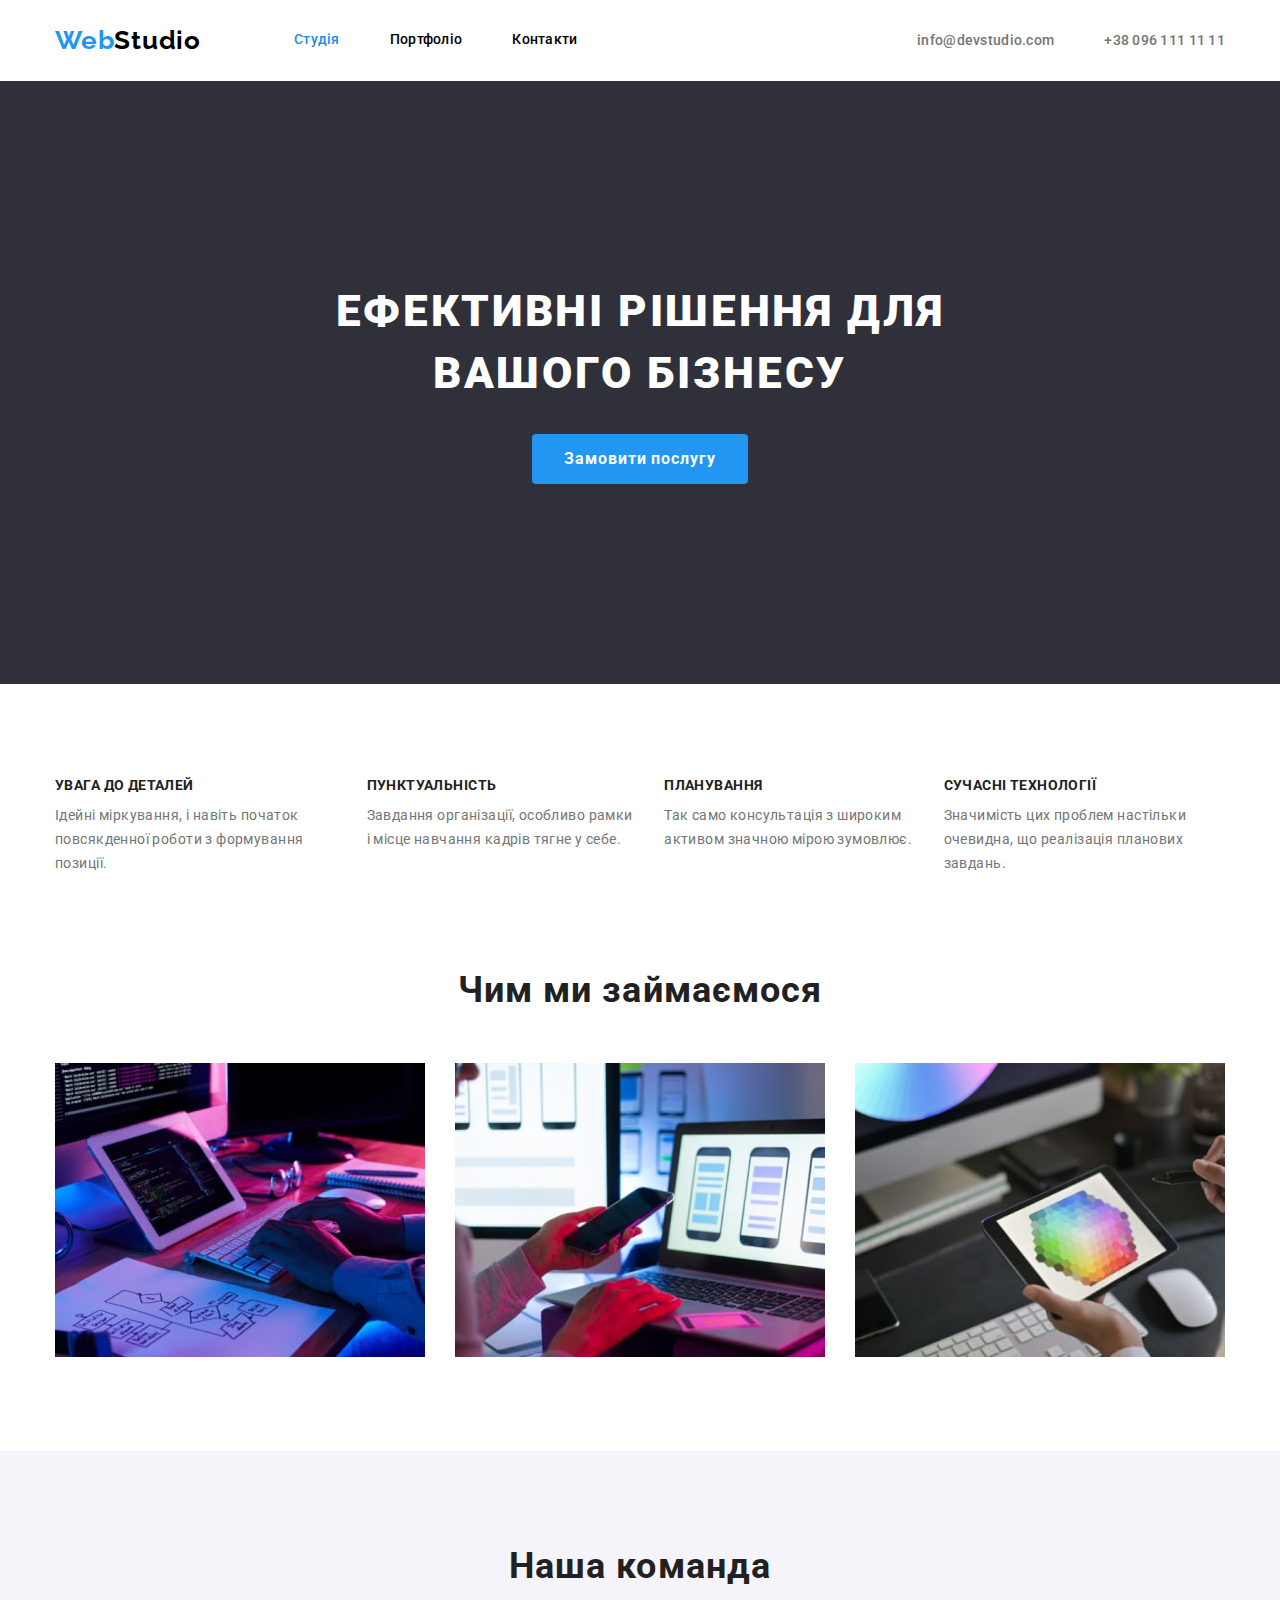
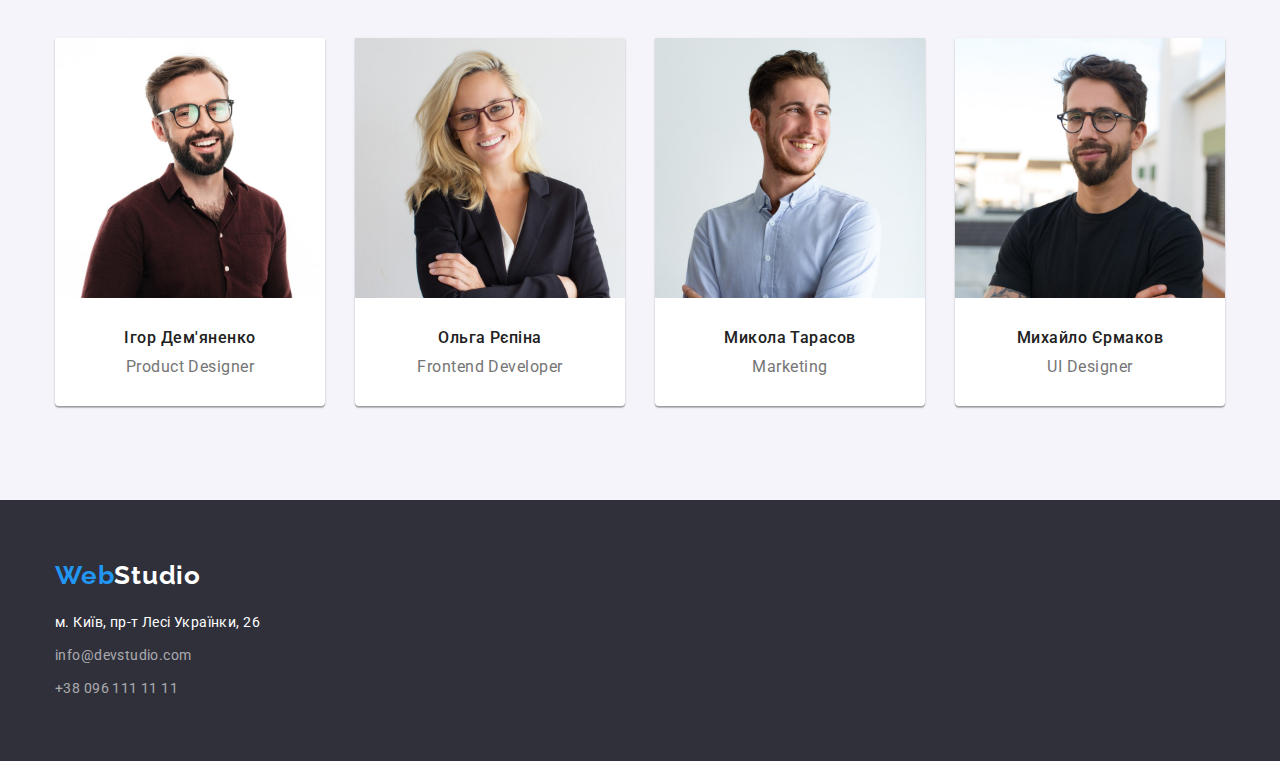
<file: index.html>
<!DOCTYPE html>
<html lang="uk">
<head>
    <meta charset="UTF-8">
    <meta http-equiv="X-UA-Compatible" content="IE=edge">
    <meta name="viewport" content="width=device-width, initial-scale=1.0">
    <link rel="preconnect" href="https://fonts.googleapis.com">
    <link rel="preconnect" href="https://fonts.gstatic.com" crossorigin>
    <link href="https://fonts.googleapis.com/css2?family=Roboto:wght@400;500;700;900&display=swap" rel="stylesheet">
    <link rel="preconnect" href="https://fonts.googleapis.com">
    <link rel="preconnect" href="https://fonts.gstatic.com" crossorigin>
    <link href="https://fonts.googleapis.com/css2?family=Raleway:wght@700&display=swap" rel="stylesheet">
    <title>WebStudio</title>
    <link rel="stylesheet" href="https://cdnjs.cloudflare.com/ajax/libs/modern-normalize/1.1.0/modern-normalize.min.css">
    <link rel="stylesheet" href="./css/styles.css">
</head>
 <body>
    
 <!-- Header -->

 <header class="header">
    <div class="container">
        <nav class="header_nav">
            <a class="header_logo link" href="./index.html"><span class="header_logo_web">Web</span>Studio</a>
            <ul class="header_list_l list">
                <li class="header_item"><a class="header_item_l link current" href="./index.html">Студія</a></li>
                <li class="header_item"><a class="header_item_l link" href="./portfolio.html">Портфоліо</a></li>
                <li class="header_item"><a class="header_item_l link" href="#contacts">Контакти</a></li>
            </ul>
        </nav>
        <ul class="header_nav_l list link">
            <li class="header_nav_l_a"><a class="header_nav_l_link link" href="mailto:info@devstudio.com">info@devstudio.com</a>
            </li>
            <li class="header_nav_l_a"><a class="header_nav_l_tel link" href="tel:+380961111111">+38 096 111 11 11</a></li>
        </ul>
    </div> 
</header>

 <!--Main-->
 <main>
  <section class="section_h1">
    <div class="container_main">
        <h1 class="section-h1-main">Ефективні рішення для вашого бізнесу</h1>
        <button type="button" class="progect_list_bi">Замовити послугу</button>
    </div>
    
  </section>
 <!-- Client -->
 <section class="section">
    <div class="container">
        <h2 hidden>Переваги для кліентів</h2>
        <ul class="benefits list">
            <li class="benefits_item">
                <h3 class="name_benef">Увага до деталей</h3>
                <p class="benef_txt">Ідейні міркування, і навіть початок
                    повсякденної роботи з формування
                    позиції.</p>
            </li>
            <li class="benefits_item">
                <h3 class="name_benef">Пунктуальність</h3>
                <p class="benef_txt">Завдання організації, особливо рамки і місце навчання кадрів тягне у себе.</p>
            </li>
            <li class="benefits_item">
                <h3 class="name_benef">Планування</h3>
                <p class="benef_txt">Так само консультація з широким активом значною мірою зумовлює.</p>
            </li>
            <li class="benefits_item">
                <h3 class="name_benef">Сучасні технології</h3>
                <p class="benef_txt">Значимість цих проблем настільки очевидна, що реалізація планових завдань.</p>
            </li>
        </ul>
    </div>
 </section>

 <!-- Services -->
 <section class="servises">
    <div class="container_main">
        <h2 class="whatwedo">Чим ми займаємося</h2>
        <ul class="whatwedo_l list">
            <li class="whatwedo_item"><img class="ourteam_img" src="./img/box1.jpg" alt="keyboard_Laptop" width="370" height="294"></li>
            <li class="whatwedo_item"><img class="ourteam_img" src="./img/box2.jpg" alt="phone_man_hand" width="370" height="294"></li>
            <li class="whatwedo_item"><img class="ourteam_img" src="./img/box3.jpg" alt="Laptop_rainbow" width="370" height="294"></li>
        </ul>
    </div>
    
 </section>
 <!-- Team -->
 <section class="team section">
    <div class="container_main">
        <h2 class="ourteam">Наша команда</h2>
        <ul class="ourteam_l list">
            <li class="ourteam_item">
                <img class="ourteam_img" src="./img/img1.jpg" alt="Ігор Дем'яненко" width="270" height="260">
                <div class="team_text">
                    <h3 class="ourteam_h3">Ігор Дем'яненко</h3>
                    <p class="ourteam_p">Product Designer</p>
                </div>
                
            </li>
            <li class="ourteam_item">
                <img class="ourteam_img" src="./img/img2.jpg" alt="Ольга Рєпіна" width="270" height="260">
                <div class="team_text">
                    <h3 class="ourteam_h3">Ольга Рєпіна</h3>
                    <p class="ourteam_p">Frontend Developer</p>
                </div>
                
            </li>
            <li class="ourteam_item">
                <img class="ourteam_img" src="./img/img3.jpg" alt="Микола Тарасов" width="270" height="260">
                <div class="team_text">
                    <h3 class="ourteam_h3">Микола Тарасов</h3>
                    <p class="ourteam_p">Marketing</p>
                </div>
                
            </li>
            <li class="ourteam_item">
                <img class="ourteam_img" src="./img/img4.jpg" alt="Михайло Єрмаков" width="270" height="260">
                <div class="team_text">
                    <h3 class="ourteam_h3">Михайло Єрмаков</h3>
                    <p class="ourteam_p">UI Designer</p>
                </div>
            </li>
        </ul>
    </div>
    
 </section>
 </main>
 <!-- Footer -->
 <footer class="footer">
    <div class="container_main">
    <a class="footer_l link" href="./index.html"><span class="header_logo_web">Web</span>Studio</a>
    <address class="footer_a">
        <ul class="footer_list list">
            
            <li class="footer_list_item" id="contacts"><a class="footer_list_adr link" target="_blank" rel="noopener noreferrer nofollow"
                    href="https://goo.gl/maps/8ZdvYXHcTq7ifbDh6">
                    м. Київ, пр-т Лесі Українки, 26</a>
            </li>
            
            <li class="footer_list_item"><a class="footer_list_mail link"
                    href="mailto:info@devstudio.com">info@devstudio.com</a>
            </li>
            
            <li class="footer_list_item"><a class="footer_list_tel link" href="tel:+380961111111">+38 096 111 11 11</a>
            </li>  
            
        </ul>
    </address>
    </div>
 </footer>
</html>
</file>
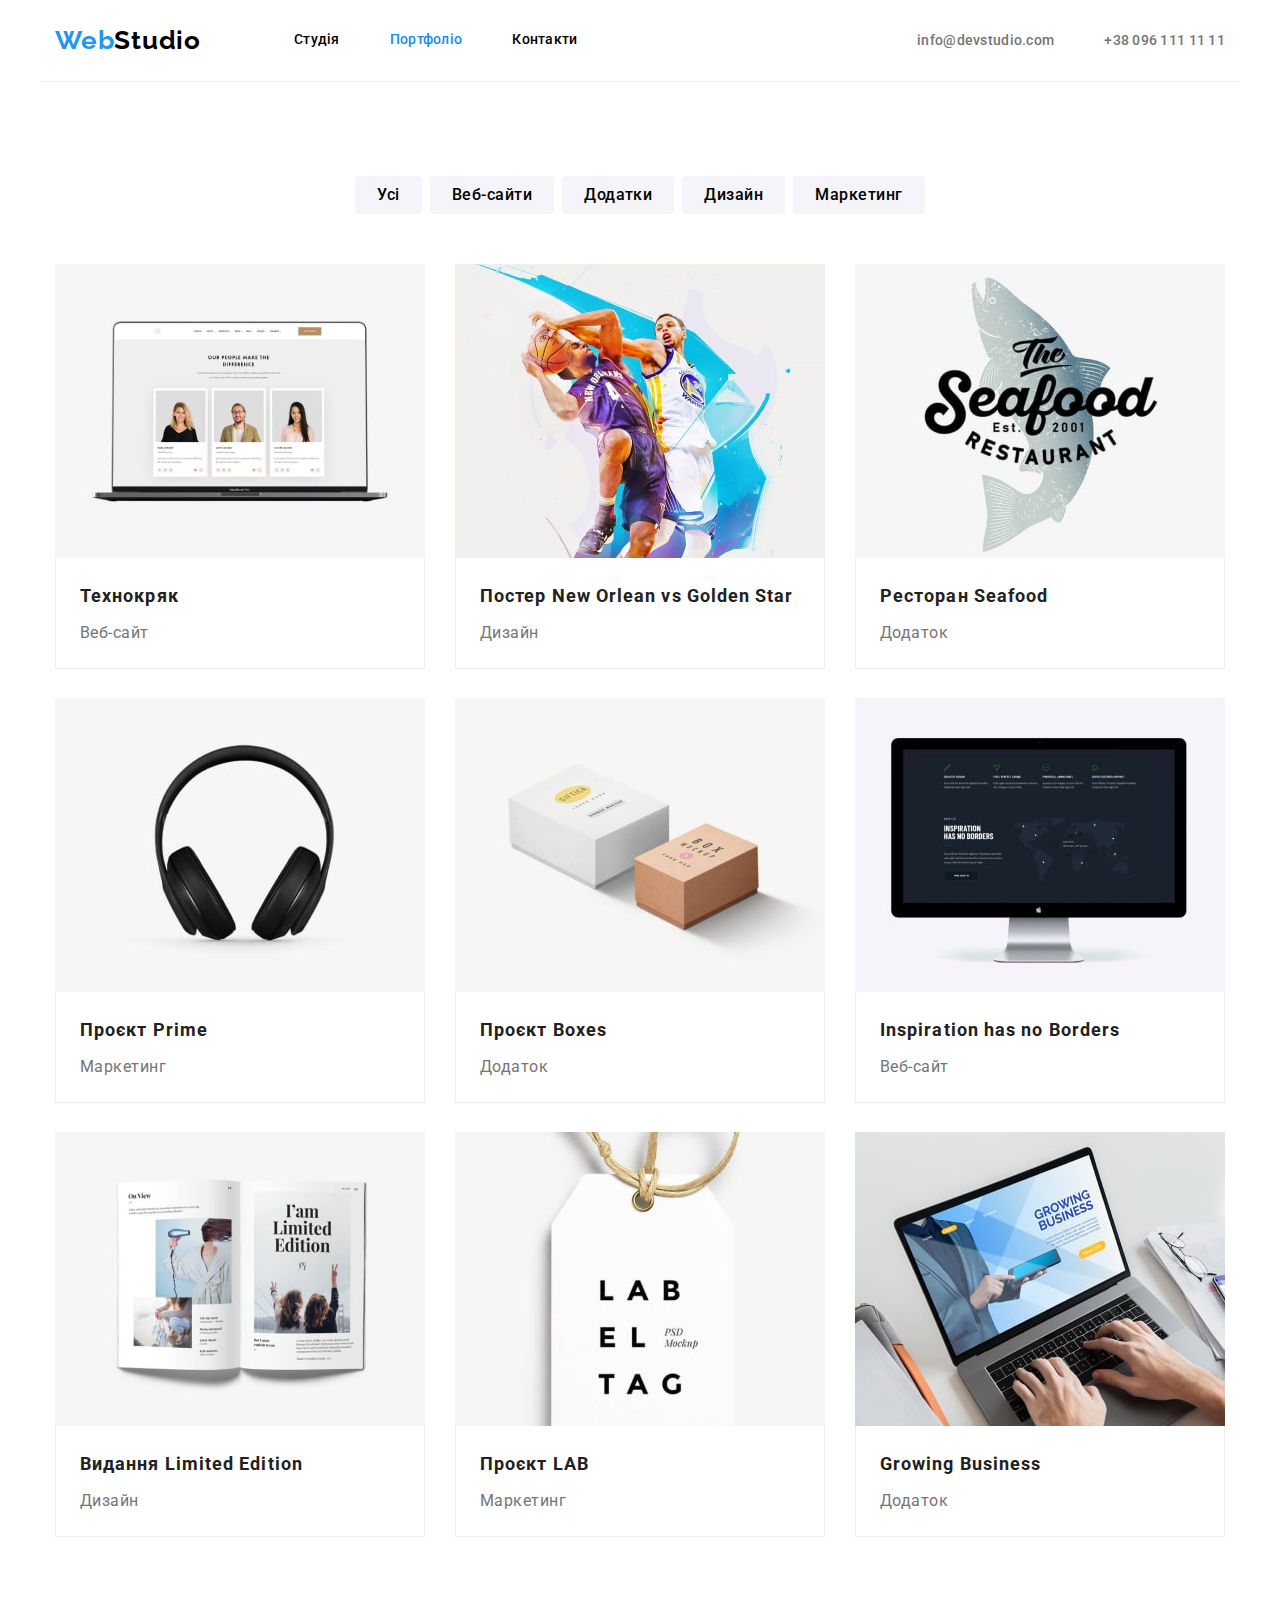
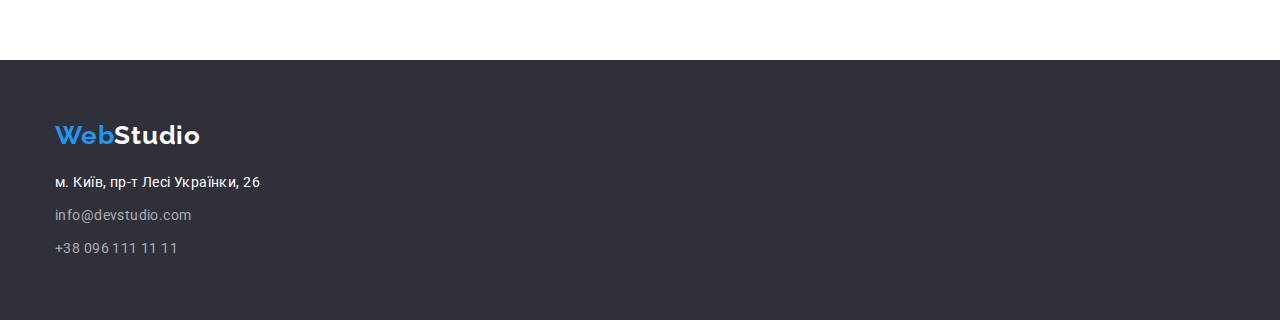
<file: portfolio.html>
<!DOCTYPE html>
<html lang="uk">
<head>
    <meta charset="UTF-8">
    <meta http-equiv="X-UA-Compatible" content="IE=edge">
    <meta name="viewport" content="width=device-width, initial-scale=1.0">
    <link rel="preconnect" href="https://fonts.googleapis.com">
    <link rel="preconnect" href="https://fonts.gstatic.com" crossorigin>
    <link href="https://fonts.googleapis.com/css2?family=Roboto:wght@400;500;700;900&display=swap" 
          rel="stylesheet">
    <link rel="preconnect" href="https://fonts.googleapis.com">
    <link rel="preconnect" href="https://fonts.gstatic.com" crossorigin>
    <link href="https://fonts.googleapis.com/css2?family=Raleway:wght@700&display=swap" 
          rel="stylesheet">
    <title>Portfolio</title>
    <link rel="stylesheet" href="https://cdnjs.cloudflare.com/ajax/libs/modern-normalize/1.1.0/modern-normalize.min.css">
    <link rel="stylesheet" href="./css/styles.css">
</head>
 <body>
 <!-- Header -->
<header class="header">
    <div class="container line">
        <nav class="header_nav">
            <a class="header_logo link" href="./index.html"><span class="header_logo_web">Web</span>Studio</a>
            <ul class="header_list_l list">
                <li class="header_item"><a class="header_item_l link" href="./index.html">Студія</a></li>
                <li class="header_item"><a class="header_item_l link current" href="./portfolio.html">Портфоліо</a></li>
                <li class="header_item"><a class="header_item_l link" href="#contacts">Контакти</a></li>
            </ul>
        </nav>
        <ul class="header_nav_l list link">
            <li class="header_nav_l_a"><a class="header_nav_l_link link"
                    href="mailto:info@devstudio.com">info@devstudio.com</a>
            </li>
            <li class="header_nav_l_a"><a class="header_nav_l_tel link" href="tel:+380961111111">+38 096 111 11 11</a>
            </li>
        </ul>
    </div>
</header>
 <!--Main-->
 <main>
    <!-- Progect-->
  <section class="progect container_main section">
    <h1 hidden>Наші роботи</h1>
  <ul class="progect_l list">
    <li class="progect_list"><button type="button" class="progect_list_b container_words">Усі</button></li>
    <li class="progect_list"><button type="button" class="progect_list_b container_words">Веб-сайти</button></li>
    <li class="progect_list"><button type="button" class="progect_list_b container_words">Додатки</button></li>
    <li class="progect_list"><button type="button" class="progect_list_b container_words">Дизайн</button></li>
    <li class="progect_list"><button type="button" class="progect_list_b container_words">Маркетинг</button></li>
  </ul> 
<!--Images-->
  <ul class="img list">
    <li class="img_l">
        <a class="img_list link" href="#">
            <img class="img_list_l link" src="./img/img12.jpg" alt="laptop" width="370" height="294">
            <div class="img_text container_test">
                <h2 class="img_h2">Технокряк</h2>
                <p class="img_p">Веб-сайт</p>
            </div>   
        </a>
    </li>
    <li class="img_l">
        <a class="img_list link" href="#">
            <img class="img_list_l" src="./img/img22.jpg" alt="basketball" width="370" height="294">
            <div class="img_text container_test">
            <h2 class="img_h2">Постер New Orlean vs Golden Star</h2>
            <p class="img_p">Дизайн</p>
            </div>
        </a>
    </li>
    <li class="img_l">
        <a class="img_list link" href="#">
            <img class="img_list_l" src="./img/img32.jpg" alt="Seafood" width="370" height="294">
            <div class="img_text container_test">
            <h2 class="img_h2">Ресторан Seafood</h2>
            <p class="img_p">Додаток</p>
            </div>
        </a>
    </li>
    <li class="img_l list">
        <a class="img_list link" href="#">
            <img class="img_list_l" src="./img/img42.jpg" alt="hearphones" width="370" height="294">
            <div class="img_text container_test">
            <h2 class="img_h2">Проєкт Prime</h2>
            <p class="img_p">Маркетинг</p>
            </div>
        </a>
    </li>
    <li class="img_l">
        <a class="img_list link" href="#">
            <img class="img_list_l" src="./img/img52.jpg" alt="Boxes" width="370" height="294">
            <div class="img_text container_test">
            <h2 class="img_h2">Проєкт Boxes</h2>
            <p class="img_p">Додаток</p>
            </div>
        </a>
    </li>
    <li class="img_l">
        <a class="img_list link" href="#">
            <img class="img_list_l" src="./img/img62.jpg" alt="Monitor" width="370" height="294">
            <div class="img_text container_test">
            <h2 class="img_h2">Inspiration has no Borders</h2>
            <p class="img_p">Веб-сайт</p>
            </div>
        </a>
    </li>
    <li class="img_l">
        <a class="img_list link" href="#">
            <img class="img_list_l" src="./img/img72.jpg" alt="Journal" width="370" height="294">
            <div class="img_text container_test">
            <h2 class="img_h2">Видання Limited Edition</h2>
            <p class="img_p">Дизайн</p>
            </div>
        </a>
    </li>
    <li class="img_l">
        <a class="img_list link" href="#">
            <img class="img_list_l" src="./img/img82.jpg" alt="Tag" width="370" height="294">
            <div class="img_text container_test">
            <h2 class="img_h2">Проєкт LAB</h2>
            <p class="img_p">Маркетинг</p>
            </div>
        </a>
    </li>
    <li class="img_l">
        <a class="img_list link" href="#">
            <img class="img_list_l" src="./img/img92.jpg" alt="Notebook" width="370" height="294">
            <div class="img_text container_test">
            <h2 class="img_h2">Growing Business</h2>
            <p class="img_p">Додаток</p>
            </div>
        </a>
    </li>
  </ul>
 </section>
 </main>
 <!-- Footer -->
<footer class="footer">
    <div class="container_main">
        <a class="footer_l link" href="./index.html"><span class="header_logo_web">Web</span>Studio</a>
        <address class="footer_a">
            <ul class="footer_list list">

                <li class="footer_list_item" id="contacts"><a class="footer_list_adr link" target="_blank"
                        rel="noopener noreferrer nofollow" href="https://goo.gl/maps/8ZdvYXHcTq7ifbDh6">
                        м. Київ, пр-т Лесі Українки, 26</a>
                </li>
                
                <li class="footer_list_item"><a class="footer_list_mail link"
                        href="mailto:info@devstudio.com">info@devstudio.com</a>
                </li>
                
                <li class="footer_list_item"><a class="footer_list_tel link" href="tel:+380961111111">+38 096 111 11
                            11</a>
                </li>
            </ul>
        </address>
    </div>
</footer>
</html>
</file>
<file: css/styles.css>
:root {
    --maincolor: #212121;
    --bluecolor: #2196F3;
    --blackcolor: #000000;
    --graycolor: #757575;
    --whitecolor: #ffffff;
    --adresscolor: rgba(255, 255, 255, 0.6);
    --buttoncolor: #F5F4FA;
    --bgcolorfooter: #2F303A;
    --activebutton: #188CE8;
    --border: #ECECEC;
}
html {
    box-sizing: border-box;
}
*,*::before, *::after{
    box-sizing: inherit;
}
.list {
    list-style: none;

    margin-top: 0;
    margin-bottom: 0;
}

.link {
    text-decoration: none;
}
.link.current{
    color:var(--activebutton);
}
body {
    color: var(--maincolor);
    font-family: 'Roboto', sans-serif;
}

.container{
    margin-left: auto;
    margin-right: auto;
    
    display: flex;
    align-items: center;

    width: 1200px;
    padding-left: 15px;
    padding-right: 15px;
    /* outline: 2px solid tomato; */
}
.container_main {
    margin-left: auto;
    margin-right: auto;

    width: 1200px;
    padding-left: 15px;
    padding-right: 15px;
    /* outline: 2px solid tomato; */
}
.section {
    padding-top: 94px;
    padding-bottom: 94px;
}

.container_test {
    padding: 20px 24px;
}

.container_words {
    padding: 6px 22px;
}

    /* header */
.line{
    border: 1px solid #ECECEC;
    border-top-style: none;
    border-left-style: none;
    border-right-style: none;

}
.header{
    background-color: var(--whitecolor);
}
.header_nav{
    display: flex;
    align-items: center;
}

.header_logo{
    display: inline-block;
    margin-right: 93px;
    padding: 25px 0;
}
.header_logo_web{
    color: var(--bluecolor);
    font-family: 'Raleway';
    font-weight: 700;
    font-size: 26px;
    line-height: 1.19;
    letter-spacing: 0.03em;
}
.header_logo,
.footer_l{
    color: var(--blackcolor);
    font-family: 'Raleway';
    font-weight: 700;
    font-size: 26px;
    line-height: 1.19;
    letter-spacing: 0.03em;
}
.header_list_l{
    display: flex;
    color: var(--blackcolor);
    font-weight: 500;
    font-size: 14px;
    line-height: 1.14;
    letter-spacing: 0.02em;
    padding-left: 0;
}

.header_list_l .header_item:not(:last-child){
    margin-right: 50px;
}
.header_item_l{
    color: var(--blackcolor);
    padding: 32px 0;
}
.header_nav_l{
    margin-left: auto;
    padding: 0;
    display: flex;
}
.header_nav_l .header_nav_l_a:not(:last-child) {
    margin-right: 50px;
}
.header_nav_l_link{
    color: var(--graycolor);
    font-weight: 500;
    font-size: 14px;
    line-height: 1.14;
    letter-spacing: 0.02em;
    padding: 32px 0;
}
.header_nav_l_tel{
    color: var(--graycolor);
    font-weight: 500;
    font-size: 14px;
    line-height: 1.14;
    letter-spacing: 0.02em;
    padding: 32px 0;
}

.header_nav_l_link:hover,
.header_nav_l_link:focus,
.header_nav_l_tel:hover,
.header_nav_l_tel:focus,
.header_item_l:hover,
.header_item_l:focus,
.footer_list_adr:hover,
.footer_list_adr:focus,
.footer_list_mail:hover,
.footer_list_mail:focus,
.footer_list_tel:hover,
.footer_list_tel:focus,
.active-link {
    color: var(--bluecolor);
}
/* Buttons */

.progect_list_b{
    color: var(--blackcolor) ; 
    background-color: var(--buttoncolor);
    cursor: pointer;
    font-weight: 500;
    font-size: 16px;
    line-height: 1.63;
    text-align: center;
    letter-spacing: 0.03em;
    border-radius: 4px;
    border: none;
    font-family: inherit;
 }

     
.progect_list_b:hover,
.progect_list_b:focus,
.active-button {
    color: var(--whitecolor);
    background-color: var(--bluecolor);
    box-shadow: 0px 3px 1px rgba(0, 0, 0, 0.1), 0px 1px 2px rgba(0, 0, 0, 0.08), 0px 2px 2px rgba(0, 0, 0, 0.12);
}
.progect_list_bi {
    color: var(--whitecolor);
    background-color: var(--bluecolor);
    padding: 0;
    width: 216px;
    height: 50px;
    cursor: pointer;
    font-weight: 700;
    font-size: 16px;
    line-height: 1.87;
    letter-spacing: 0.06em;
    border-radius: 4px;
   
    border: none;
    font-family: inherit;
}


.progect_list_bi:hover,
.progect_list_bi:focus,
.active-button {
    color: var(--whitecolor);
    background-color: var(--activebutton);
    box-shadow: box-shadow 0px 4px 4px rgba(0, 0, 0, 0.15);
    border-radius: 4px;
}
.progect_l{
    display: flex;
    justify-content: center;
    padding: 0;

    margin-bottom: 50px;
}

.progect_l .progect_list:not(:last-child){
    margin-right: 8px;
}



/* Images */
.img{
    padding: 0;
    display: flex;
    flex-wrap: wrap;
}

.img_l{
    width: 370px;
    height: 404px;

    margin-right: 30px;
    margin-bottom: 30px;
}
.img_l:nth-child(3n) {
    margin-right: 0;
}
.img_list_l{
    display: block;
}
.img_text{
        border: 1px solid #EEEEEE;
        border-top-style: none;
}



.img_h2{
    color: var(--maincolor);
    font-weight: 700;
    font-size: 18px;
    line-height: 2;
    letter-spacing: 0.06em;
    margin-bottom: 4px;
}

.img_p{
    color: var(--graycolor);
    font-weight: 400;
    font-size: 16px;
    line-height: 1.9;
    letter-spacing: 0.03em;
}
/* Footer */

.footer{
    background-color:var(--bgcolorfooter);
    padding: 60px 0;
}

.footer_l{
    color: var(--whitecolor);
    display: inline-block;
    margin-bottom:  20px;
}
.footer_list_adr{
    color: var(--whitecolor);
    font-family: 'Roboto';
    font-style: normal;
    font-weight: 400;
    font-size: 14px;
    line-height: 1.7;
    letter-spacing: 0.03em;
}
.footer_list_item{
    padding: 0;
    margin-bottom: 9px;
}

.footer_list_mail,
.footer_list_tel{
    font-family: 'Roboto';
    font-style: normal;
    font-weight: 400;
    font-size: 14px;
    line-height: 1.7;
    letter-spacing: 0.03em;
    color: rgba(255, 255, 255, 0.6);
}

.footer_list{
    padding-left: 0;
}
.footer_list_item:nth-last-child(1){
    margin-bottom: 0;
}


/* Main Index */


h1 {
    color: var(--whitecolor);
    font-weight: 900;
    font-size: 44px;
    line-height: 1.4;
    letter-spacing: 0.06em;
    text-transform: uppercase;


}
.section-h1-main{
    margin: 0 auto 30px;
    width: 696px;
}
.section_h1{
    background-color:var(--bgcolorfooter);
    padding-top: 200px;
    text-align: center;
    padding-bottom: 200px;
}
.benefits{
    display: flex;
    padding: 0;
}
.benefits .benefits_item:not(:last-child){
    margin-right: 30px;
}

h2,h3,p{
    margin-top: 0;
    margin-bottom: 0;
}
.name_benef{
    font-weight: 700;
    font-size: 14px;
    line-height: 1.14;
    letter-spacing: 0.03em;
    text-transform: uppercase;
    margin-bottom: 10px;
}
.benef_txt{
    color: var(--graycolor);
    font-weight: 400;
    font-size: 14px;
    line-height: 1.7;
    letter-spacing: 0.03em;
    margin-top: 0;
    margin-bottom: 0;
} 
.servises{
    margin-bottom: 94px;
}
.whatwedo,
.ourteam{
    font-weight: 700;
    font-size: 36px;
    line-height: 1.2;
    text-align: center; 
    letter-spacing: 0.03em;
    margin-bottom: 50px;
}

.whatwedo_l{
    display: flex;
    padding: 0;
}
.whatwedo_l .whatwedo_item:not(:last-child) {
    margin-right: 30px;
}

.ourteam_l{
    display: flex;
    padding: 0px;
}
.ourteam_l .ourteam_item:not(:last-child) {
    margin-right: 30px;
}
.ourteam_item{
    background-color: var(--whitecolor);
    width: 270px;
    box-shadow: 0px 1px 3px rgba(0, 0, 0, 0.12), 0px 1px 1px rgba(0, 0, 0, 0.14), 0px 2px 1px rgba(0, 0, 0, 0.2);
    border-radius: 0px 0px 4px 4px;
}
.team_text{
    padding-top: 30px;
    padding-bottom: 30px;
}
.ourteam_img{
    display: block;
}
.ourteam_h3{
    font-weight: 500;
    font-size: 16px;
    line-height: 1.2;

    text-align: center;
    letter-spacing: 0.03em;
    margin-bottom: 10px;
}
.ourteam_p{
    color: var(--graycolor);
    font-weight: 400;
    font-size: 16px;
    line-height: 1.2;
    text-align: center;
    letter-spacing: 0.03em;
}
.team{
    background-color: var(--buttoncolor);
}
</file>
